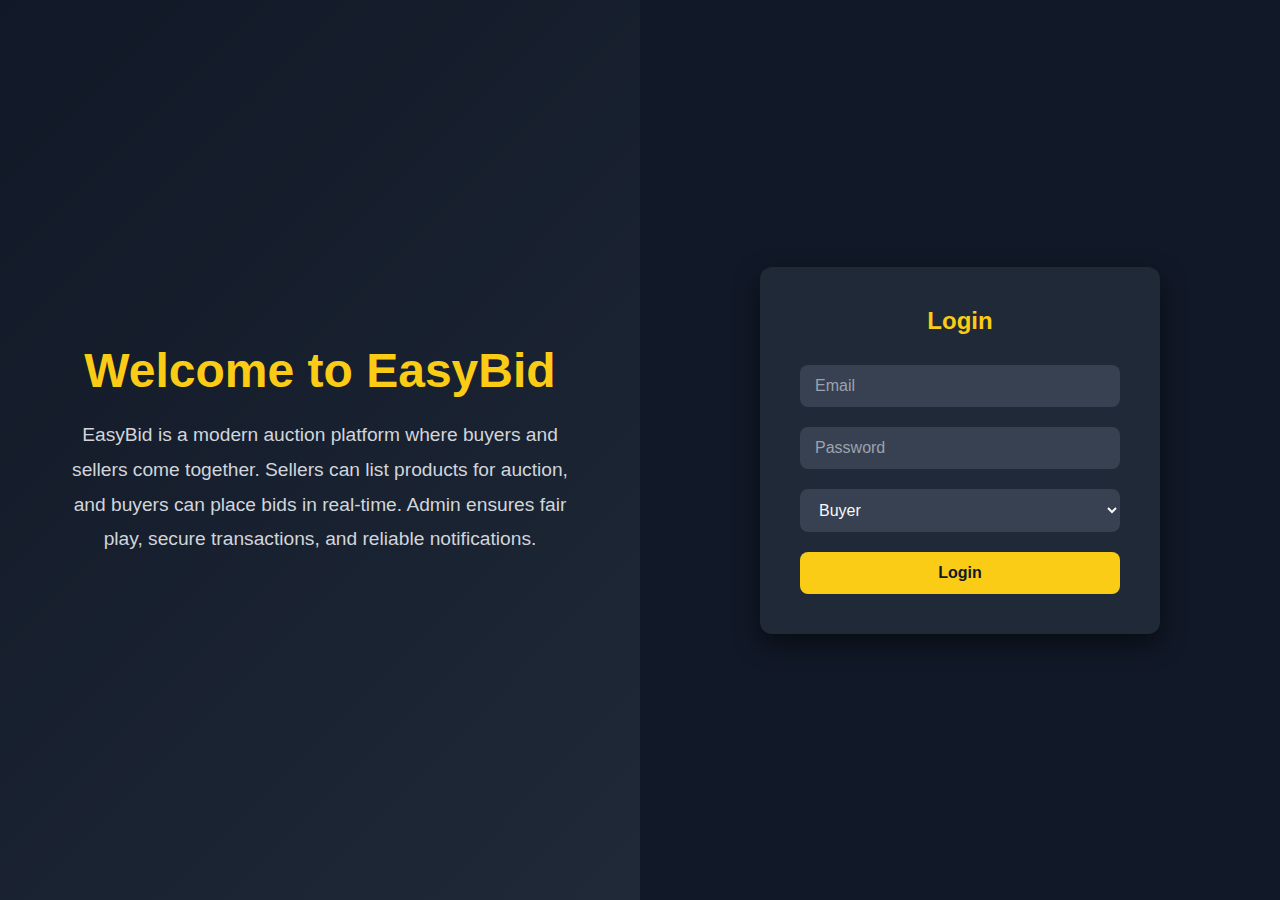
<file: html/index.html>
<!DOCTYPE html>
<html lang="en">
<head>
  <meta charset="UTF-8">
  <meta name="viewport" content="width=device-width, initial-scale=1.0">
  <title>EasyBid - Landing Page</title>
  <style>
    * { margin: 0; padding: 0; box-sizing: border-box; font-family: 'Arial', sans-serif; }
    body, html { height: 100%; background: #1f2937; }

    .container {
      display: flex;
      height: 100vh;
      width: 100%;
    }

    /* Left side (Info) */
    .left {
      flex: 1;
      background: linear-gradient(135deg, #111827, #1f2937);
      color: #f9fafb;
      display: flex;
      flex-direction: column;
      justify-content: center;
      align-items: center;
      padding: 50px;
      text-align: center;
    }

    .left h1 {
      font-size: 3rem;
      margin-bottom: 20px;
      color: #facc15; /* bright yellow accent */
    }

    .left p {
      font-size: 1.2rem;
      line-height: 1.8;
      max-width: 500px;
      color: #d1d5db;
    }

    /* Right side (Login) */
    .right {
      flex: 1;
      background: #111827;
      display: flex;
      justify-content: center;
      align-items: center;
      padding: 50px;
    }

    .login-box {
      width: 100%;
      max-width: 400px;
      background: #1f2937;
      padding: 40px;
      border-radius: 12px;
      box-shadow: 0 10px 25px rgba(0,0,0,0.5);
      color: #f9fafb;
      transition: transform 0.3s;
    }

    .login-box:hover {
      transform: translateY(-5px);
    }

    .login-box h2 {
      text-align: center;
      margin-bottom: 30px;
      color: #facc15;
    }

    .login-box input, .login-box select {
      width: 100%;
      padding: 12px 15px;
      margin-bottom: 20px;
      border-radius: 8px;
      border: none;
      font-size: 1rem;
      background: #374151;
      color: #f9fafb;
    }

    .login-box input::placeholder {
      color: #9ca3af;
    }

    .login-box button {
      width: 100%;
      padding: 12px;
      background: #facc15;
      color: #111827;
      font-size: 1rem;
      border: none;
      border-radius: 8px;
      cursor: pointer;
      transition: 0.3s;
      font-weight: bold;
    }

    .login-box button:hover {
      background: #eab308;
    }

    .login-box .role-select {
      margin-bottom: 20px;
    }

    @media(max-width: 900px) {
      .container { flex-direction: column; }
      .left, .right { flex: none; width: 100%; height: 50vh; }
      .left h1 { font-size: 2rem; }
    }
  </style>
</head>
<body>

  <div class="container">
    <!-- Left Info Section -->
    <div class="left">
      <h1>Welcome to EasyBid</h1>
      <p>EasyBid is a modern auction platform where buyers and sellers come together. 
      Sellers can list products for auction, and buyers can place bids in real-time. 
      Admin ensures fair play, secure transactions, and reliable notifications.</p>
    </div>

    <!-- Right Login Section -->
    <div class="right">
      <div class="login-box">
        <h2>Login</h2>
        <input type="email" id="email" placeholder="Email" required>
        <input type="password" id="password" placeholder="Password" required>
        <select class="role-select" id="role">
          <option value="buyer">Buyer</option>
          <option value="seller">Seller</option>
          <option value="admin">Admin</option>
        </select>
        <button onclick="login()">Login</button>
      </div>
    </div>
  </div>

  <script>
    function login() {
      const email = document.getElementById('email').value;
      const password = document.getElementById('password').value;
      const role = document.getElementById('role').value;

      if(email === "" || password === "") {
        alert("Please enter email and password!");
        return;
      }

      alert(`Logging in as ${role} with email ${email}`);
    }
  </script>

</body>
</html>
</file>
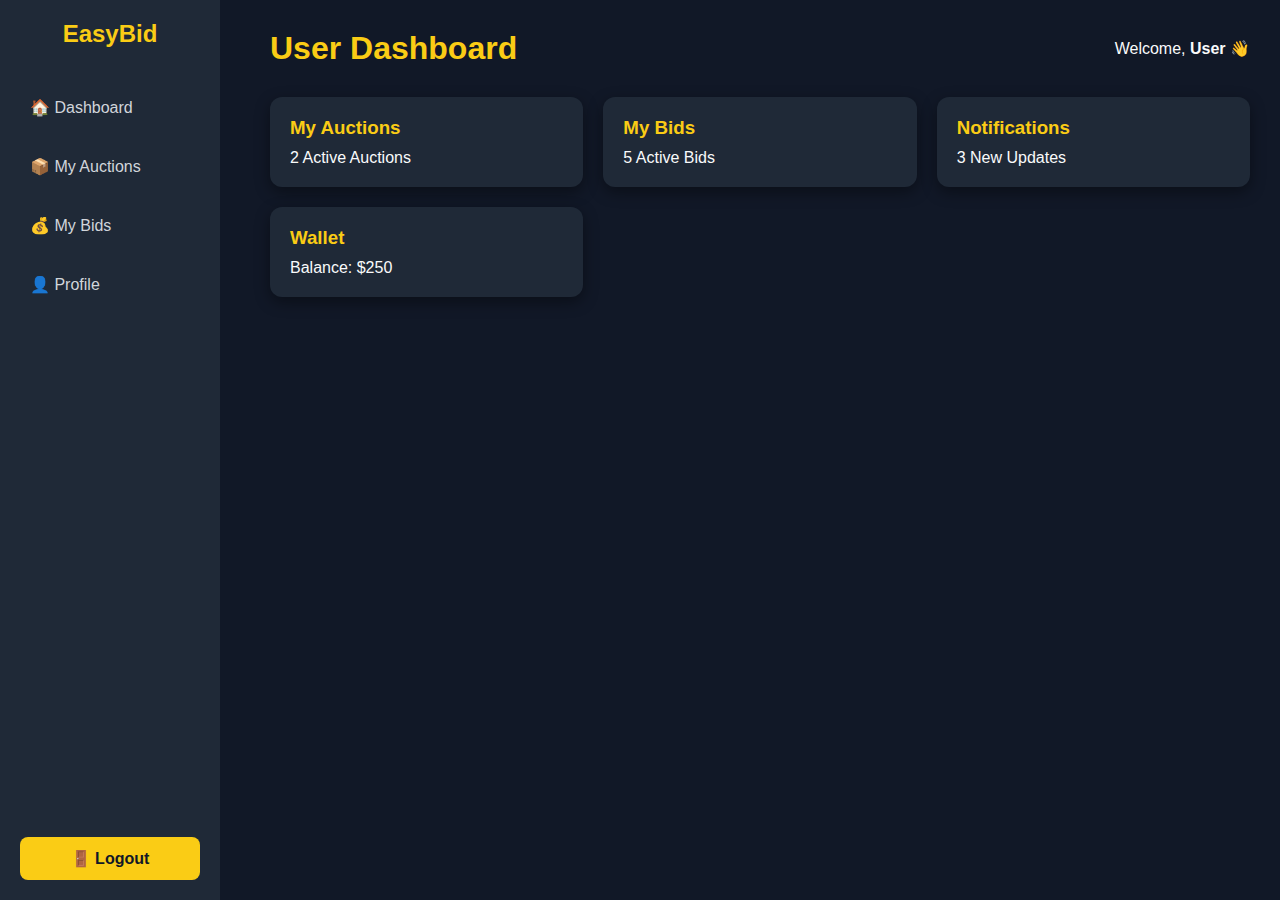
<file: html/dash.html>
<!DOCTYPE html>
<html lang="en">
<head>
  <meta charset="UTF-8">
  <meta name="viewport" content="width=device-width, initial-scale=1.0">
  <title>EasyBid - User Dashboard</title>
  <style>
    * { margin: 0; padding: 0; box-sizing: border-box; font-family: 'Arial', sans-serif; }
    body { background: #111827; color: #f9fafb; }

    .sidebar {
      width: 220px;
      height: 100vh;
      background: #1f2937;
      position: fixed;
      top: 0; left: 0;
      padding: 20px;
      display: flex;
      flex-direction: column;
      gap: 20px;
    }

    .sidebar h2 {
      color: #facc15;
      text-align: center;
      margin-bottom: 20px;
    }

    .sidebar a {
      color: #d1d5db;
      text-decoration: none;
      padding: 10px;
      display: block;
      border-radius: 8px;
      transition: 0.3s;
    }

    .sidebar a:hover {
      background: #374151;
      color: #facc15;
    }

    .main {
      margin-left: 240px;
      padding: 30px;
    }

    .topbar {
      display: flex;
      justify-content: space-between;
      align-items: center;
      margin-bottom: 30px;
    }

    .topbar h1 {
      color: #facc15;
    }

    .card-container {
      display: grid;
      grid-template-columns: repeat(auto-fit, minmax(250px, 1fr));
      gap: 20px;
    }

    .card {
      background: #1f2937;
      padding: 20px;
      border-radius: 12px;
      box-shadow: 0 5px 15px rgba(0,0,0,0.4);
      transition: 0.3s;
    }

    .card:hover {
      transform: translateY(-5px);
    }

    .card h3 {
      margin-bottom: 10px;
      color: #facc15;
    }

    .logout {
      margin-top: auto;
      background: #facc15;
      color: #111827;
      padding: 12px;
      text-align: center;
      border-radius: 8px;
      cursor: pointer;
      font-weight: bold;
      transition: 0.3s;
    }

    .logout:hover {
      background: #eab308;
    }
  </style>
</head>
<body>

  <!-- Sidebar -->
  <div class="sidebar">
    <h2>EasyBid</h2>
    <a href="#">🏠 Dashboard</a>
    <a href="#">📦 My Auctions</a>
    <a href="#">💰 My Bids</a>
    <a href="#">👤 Profile</a>
    <div class="logout" onclick="logout()">🚪 Logout</div>
  </div>

  <!-- Main Section -->
  <div class="main">
    <div class="topbar">
      <h1>User Dashboard</h1>
      <span>Welcome, <b>User</b> 👋</span>
    </div>

    <!-- Cards -->
    <div class="card-container">
      <div class="card">
        <h3>My Auctions</h3>
        <p>2 Active Auctions</p>
      </div>

      <div class="card">
        <h3>My Bids</h3>
        <p>5 Active Bids</p>
      </div>

      <div class="card">
        <h3>Notifications</h3>
        <p>3 New Updates</p>
      </div>

      <div class="card">
        <h3>Wallet</h3>
        <p>Balance: $250</p>
      </div>
    </div>
  </div>

  <script>
    function logout() {
      alert("Logging out...");
      window.location.href = "index.html"; // redirect to login page
    }
  </script>

</body>
</html>
</file>
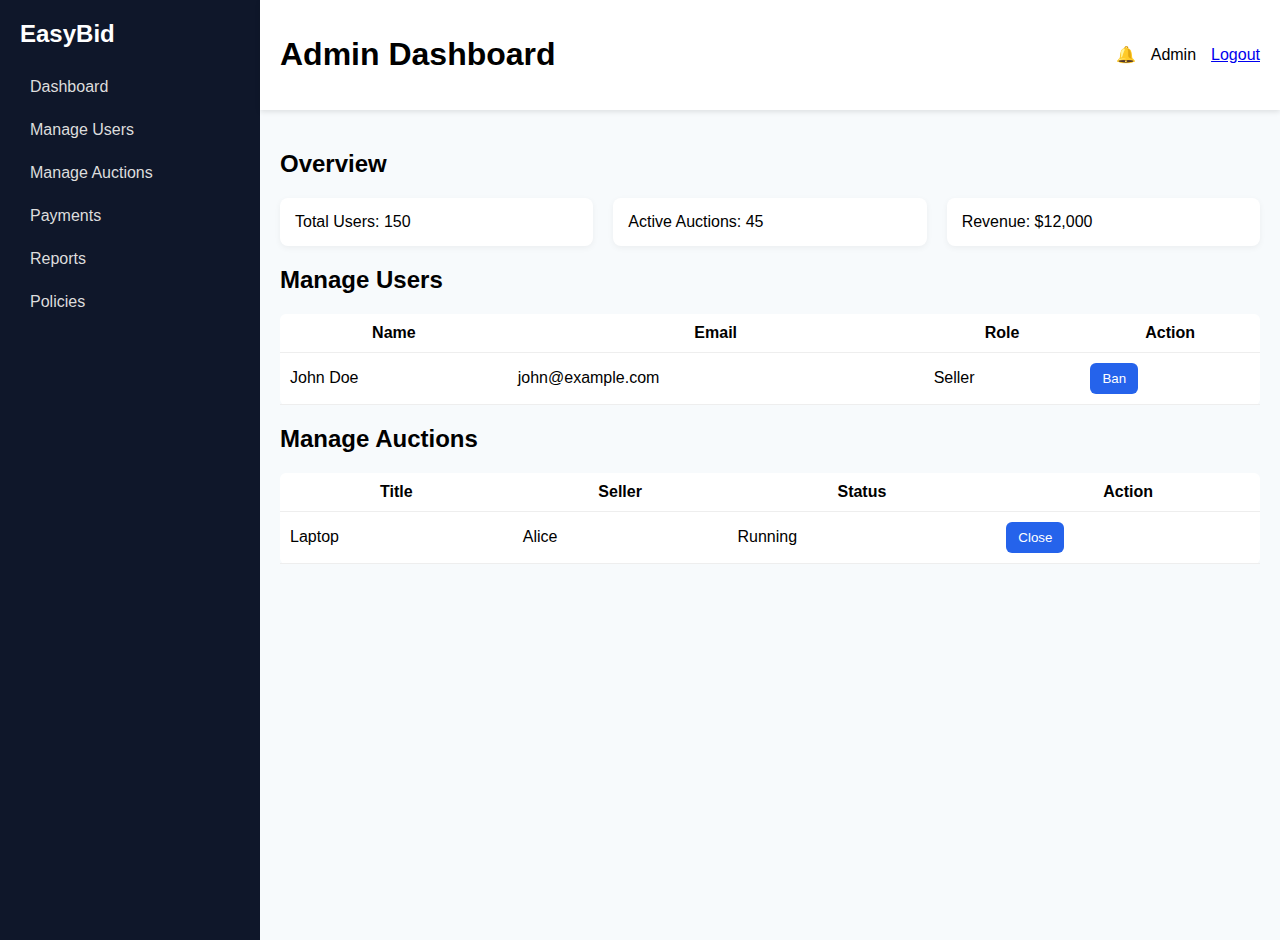
<file: html/layout.html>
<!-- dashboard_admin.html -->
<!doctype html>
<html lang="en">
<head>
  <meta charset="UTF-8">
  <title>Admin Dashboard</title>
  <link rel="stylesheet" href="styles.css">
</head>
<body>
  <aside class="sidebar">
    <h2>EasyBid</h2>
    <nav>
      <a href="#">Dashboard</a>
      <a href="#">Manage Users</a>
      <a href="#">Manage Auctions</a>
      <a href="#">Payments</a>
      <a href="#">Reports</a>
      <a href="policies.html">Policies</a>
    </nav>
  </aside>

  <div class="main">
    <header class="header">
      <h1>Admin Dashboard</h1>
      <div class="user-menu">
        <span class="bell">🔔</span>
        <span>Admin</span>
        <a href="logout.php">Logout</a>
      </div>
    </header>

    <section class="content">
      <h2>Overview</h2>
      <div class="cards">
        <div class="card">Total Users: 150</div>
        <div class="card">Active Auctions: 45</div>
        <div class="card">Revenue: $12,000</div>
      </div>

      <h2>Manage Users</h2>
      <table>
        <tr><th>Name</th><th>Email</th><th>Role</th><th>Action</th></tr>
        <tr><td>John Doe</td><td>john@example.com</td><td>Seller</td><td><button>Ban</button></td></tr>
      </table>

      <h2>Manage Auctions</h2>
      <table>
        <tr><th>Title</th><th>Seller</th><th>Status</th><th>Action</th></tr>
        <tr><td>Laptop</td><td>Alice</td><td>Running</td><td><button>Close</button></td></tr>
      </table>
    </section>
  </div>
</body>
</html>
</file>
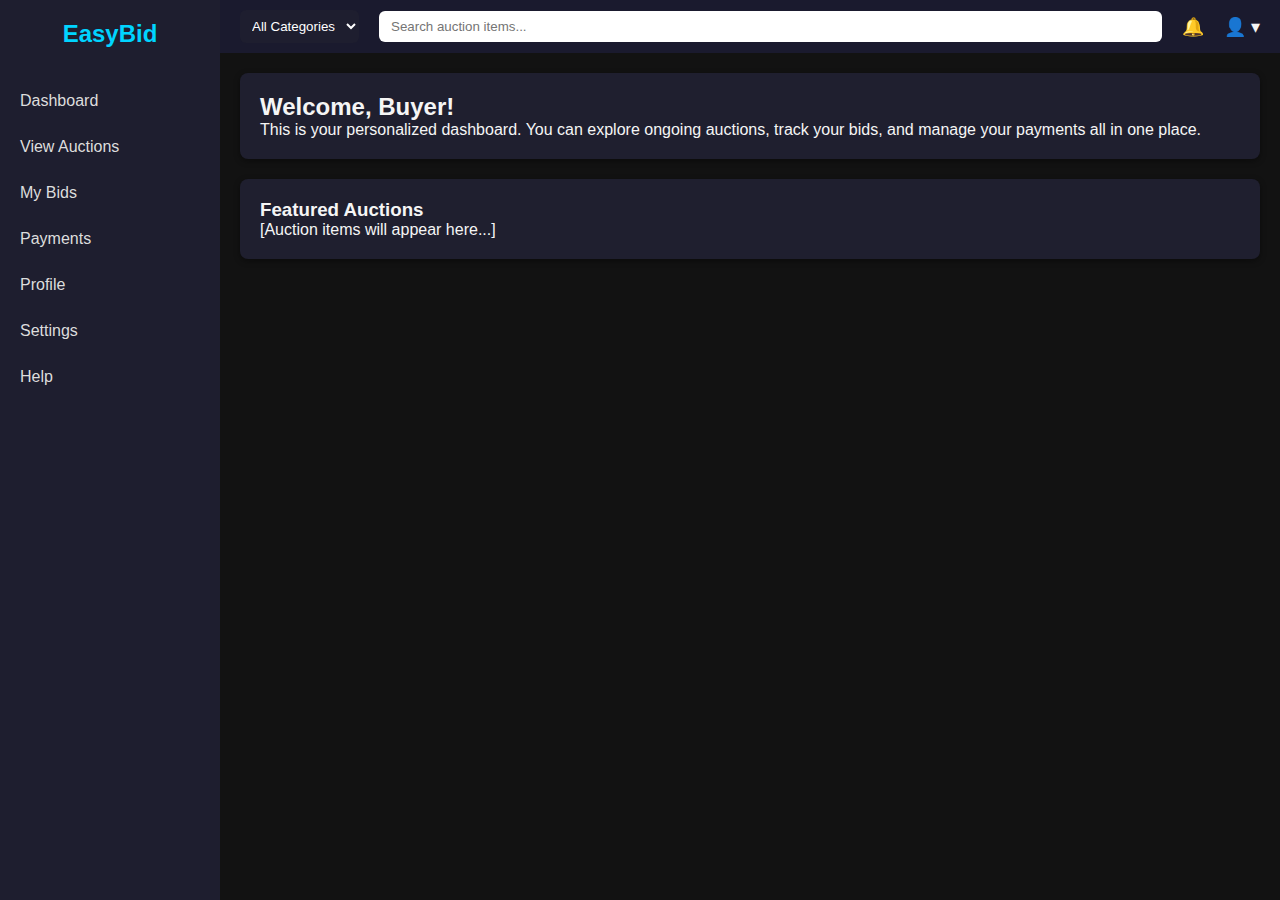
<file: html/user.html>
<!DOCTYPE html>
<html lang="en">
<head>
  <meta charset="UTF-8" />
  <meta name="viewport" content="width=device-width, initial-scale=1.0"/>
  <title>EasyBid - Buyer Dashboard</title>
  <style>
    /* Reset */
    * { margin:0; padding:0; box-sizing:border-box; font-family: 'Segoe UI', sans-serif; }

    body {
      display: flex;
      height: 100vh;
      background-color: #121212;
      color: #f5f5f5;
    }

    /* Sidebar */
    .sidebar {
      width: 220px;
      background: #1e1e2f;
      display: flex;
      flex-direction: column;
      padding-top: 20px;
    }

    .sidebar h2 {
      text-align: center;
      margin-bottom: 30px;
      color: #00d4ff;
    }

    .sidebar a {
      padding: 14px 20px;
      text-decoration: none;
      color: #ddd;
      display: block;
      transition: 0.3s;
    }

    .sidebar a:hover {
      background: #27293d;
      color: #00d4ff;
    }

    /* Main */
    .main {
      flex: 1;
      display: flex;
      flex-direction: column;
    }

    /* Top Navbar */
    .topbar {
      background: #1a1a2e;
      display: flex;
      align-items: center;
      justify-content: space-between;
      padding: 10px 20px;
    }

    .topbar .search {
      flex: 1;
      margin: 0 20px;
    }

    .topbar input {
      width: 100%;
      padding: 8px 12px;
      border-radius: 6px;
      border: none;
      outline: none;
    }

    .topbar .right {
      display: flex;
      align-items: center;
      gap: 20px;
    }

    .icon {
      font-size: 18px;
      cursor: pointer;
      color: #f5f5f5;
    }

    .dropdown {
      background: #1e1e2f;
      border: none;
      color: white;
      padding: 8px;
      border-radius: 6px;
      cursor: pointer;
    }

    /* Content */
    .content {
      flex: 1;
      padding: 20px;
    }

    .card {
      background: #1f1f2f;
      padding: 20px;
      border-radius: 8px;
      box-shadow: 0 2px 6px rgba(0,0,0,0.4);
      margin-bottom: 20px;
    }
  </style>
</head>
<body>
  <!-- Sidebar -->
  <div class="sidebar">
    <h2>EasyBid</h2>
    <a href="#">Dashboard</a>
    <a href="#">View Auctions</a>
    <a href="#">My Bids</a>
    <a href="#">Payments</a>
    <a href="#">Profile</a>
    <a href="#">Settings</a>
    <a href="#">Help</a>
  </div>

  <!-- Main -->
  <div class="main">
    <!-- Topbar -->
    <div class="topbar">
      <select class="dropdown">
        <option>All Categories</option>
        <option>Electronics</option>
        <option>Fashion</option>
        <option>Vehicles</option>
        <option>Collectibles</option>
      </select>

      <div class="search">
        <input type="text" placeholder="Search auction items..."/>
      </div>

      <div class="right">
        <span class="icon">🔔</span>
        <div class="icon">👤 ▾</div>
      </div>
    </div>

    <!-- Content -->
    <div class="content">
      <div class="card">
        <h2>Welcome, Buyer!</h2>
        <p>This is your personalized dashboard. You can explore ongoing auctions, track your bids, and manage your payments all in one place.</p>
      </div>

      <div class="card">
        <h3>Featured Auctions</h3>
        <p>[Auction items will appear here...]</p>
      </div>
    </div>
  </div>
</body>
</html>
</file>
<file: html/styles.css>
body {
  margin: 0;
  font-family: Arial, sans-serif;
  display: flex;
}

.sidebar {
  width: 220px;
  background: #0f172a;
  color: #fff;
  height: 100vh;
  padding: 20px;
}

.sidebar h2 {
  margin: 0 0 20px;
}

.sidebar nav a {
  display: block;
  color: #ddd;
  padding: 10px;
  text-decoration: none;
  margin: 5px 0;
  border-radius: 6px;
}

.sidebar nav a:hover {
  background: #1e293b;
}

.main {
  flex: 1;
  background: #f7fafc;
  display: flex;
  flex-direction: column;
}

.header {
  background: #fff;
  padding: 15px 20px;
  display: flex;
  justify-content: space-between;
  align-items: center;
  box-shadow: 0 2px 5px rgba(0,0,0,.1);
}

.user-menu {
  display: flex;
  gap: 15px;
  align-items: center;
}

.content {
  padding: 20px;
}

.cards {
  display: flex;
  gap: 20px;
  margin: 20px 0;
}

.card {
  background: #fff;
  padding: 15px;
  border-radius: 8px;
  box-shadow: 0 2px 6px rgba(0,0,0,.05);
  flex: 1;
}

table {
  width: 100%;
  border-collapse: collapse;
  margin-top: 15px;
  background: #fff;
  border-radius: 6px;
}

table th, table td {
  padding: 10px;
  border-bottom: 1px solid #eee;
}

button {
  padding: 8px 12px;
  background: #2563eb;
  border: none;
  border-radius: 6px;
  color: white;
  cursor: pointer;
}

button:hover {
  background: #1d4ed8;
}

.grid {
  display: grid;
  grid-template-columns: repeat(auto-fit, minmax(200px, 1fr));
  gap: 20px;
}
</file>
